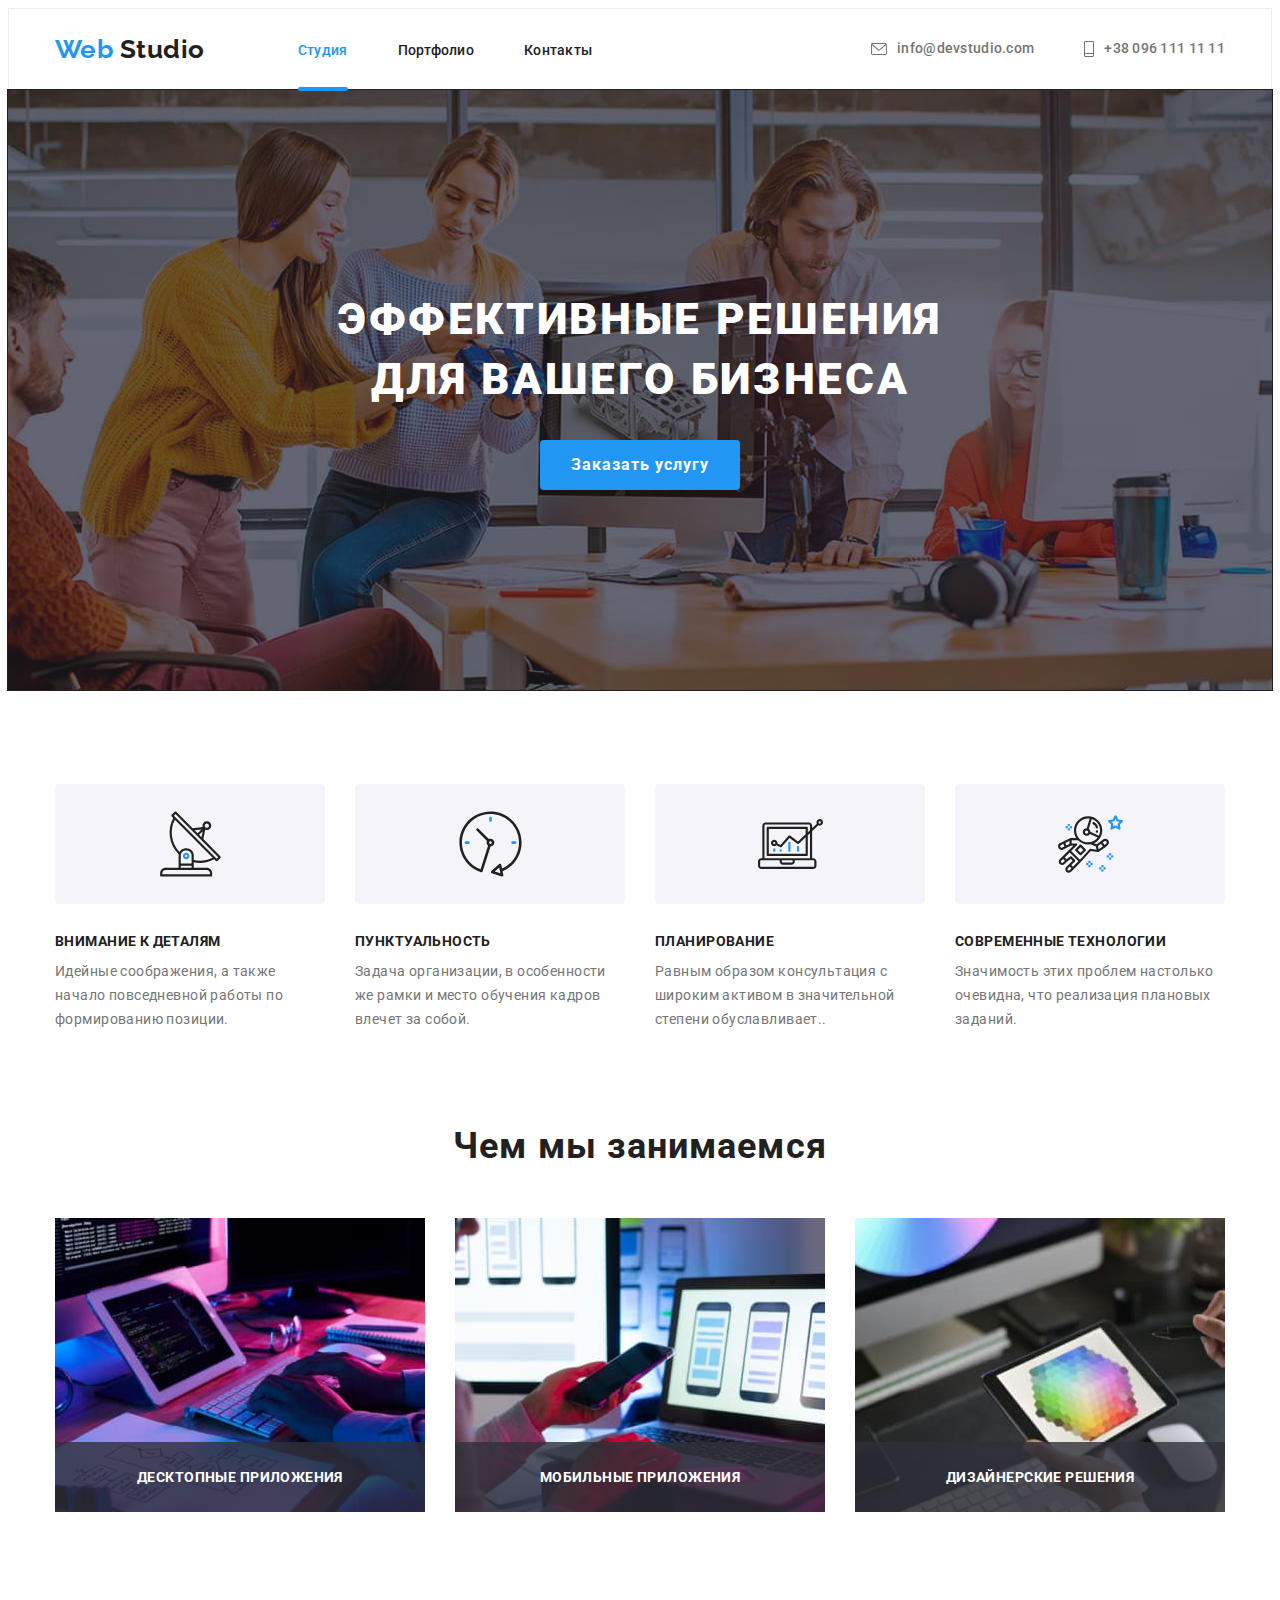
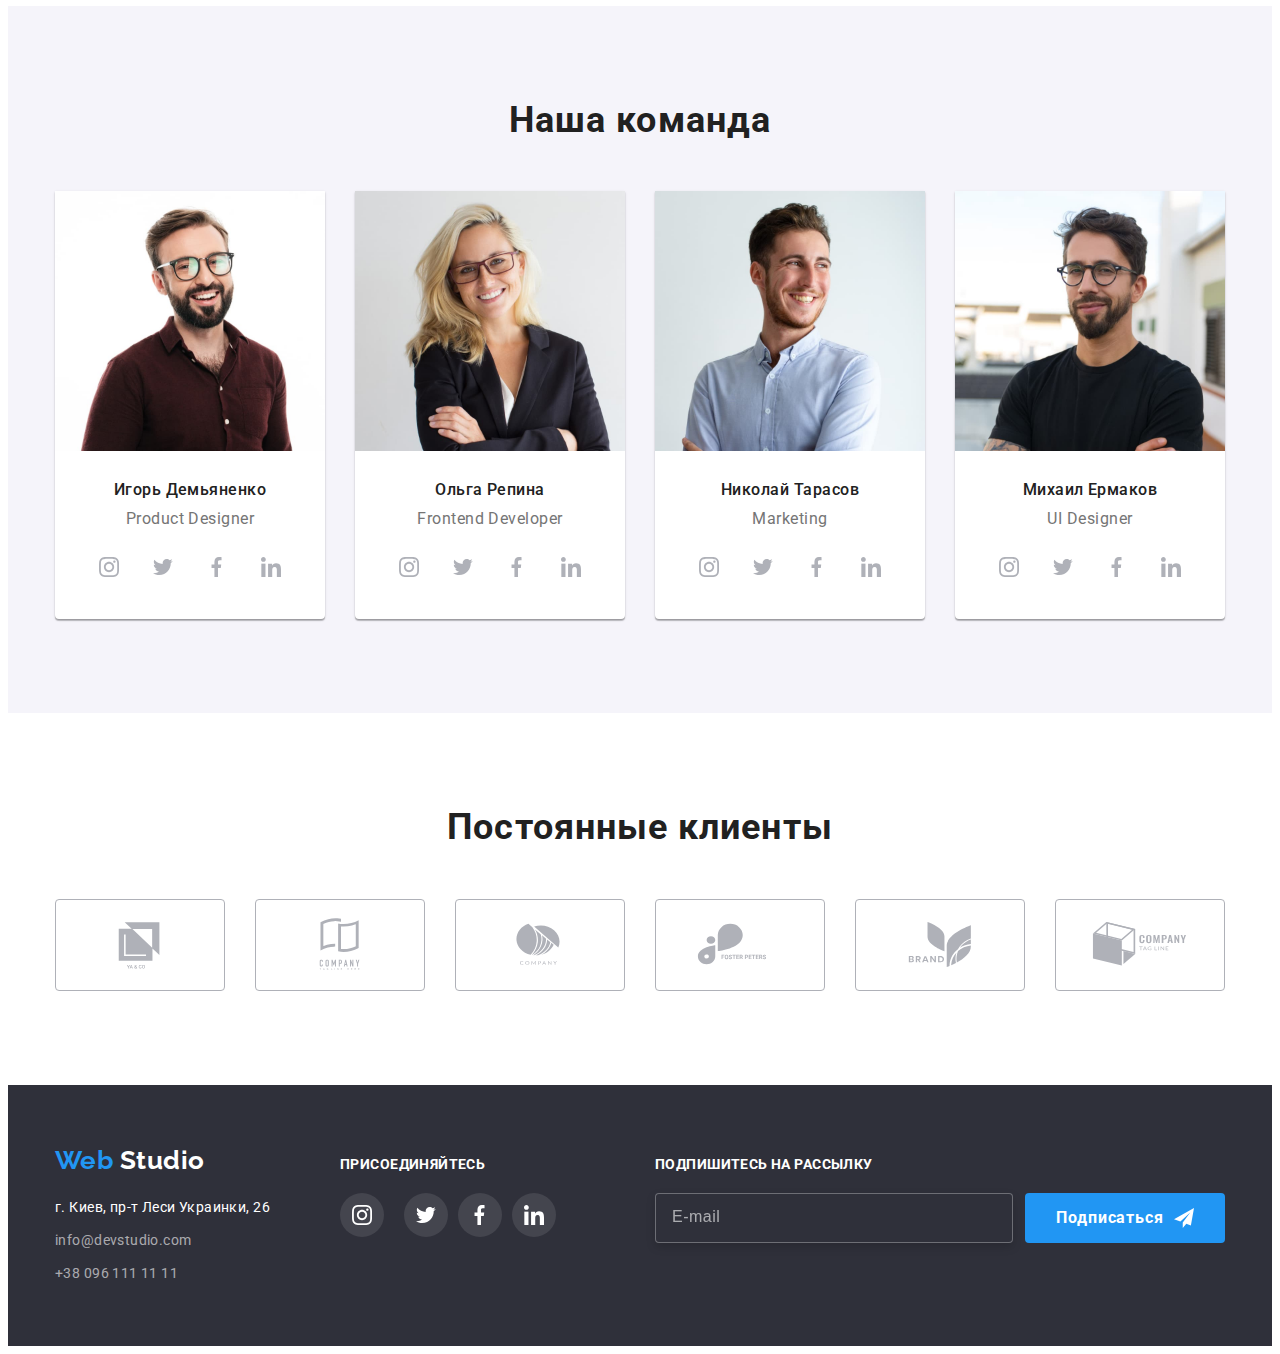
<file: index.html>
<!DOCTYPE html>
<html lang="ru">
	<head>
		<meta charset="UTF-8" />
		<meta http-equiv="X-UA-Compatible" content="IE=edge" />
		<meta name="viewport" content="width=device-width, initial-scale=1.0" />
		<title>Document</title>
		<link
			rel="stylesheet"
			href="https://cdnjs.cloudflare.com/ajax/libs/modern-normalize/1.1.0/modern-normalize.min.css"
			integrity="sha512-wpPYUAdjBVSE4KJnH1VR1HeZfpl1ub8YT/NKx4PuQ5NmX2tKuGu6U/JRp5y+Y8XG2tV+wKQpNHVUX03MfMFn9Q=="
			crossorigin="anonymous"
			referrerpolicy="no-referrer"
		/>
		<link rel="preconnect" href="https://fonts.googleapis.com" />
		<link rel="preconnect" href="https://fonts.gstatic.com" crossorigin />
		<link
			href="https://fonts.googleapis.com/css2?family=Raleway:wght@700&family=Roboto:wght@400;500;700;900&display=swap"
			rel="stylesheet"
		/>

		<link rel="stylesheet" href="./css/styles.css" />
	</head>
	<body>
		<!--Шапка-->
		<header class="header-box">
			<div class="container header-container">
				<nav class="nav-list">
					<a href="" class="logo-header link">
						Web
						<span class="logo-accent">Studio</span>
					</a>

					<ul class="text list">
						<li class="header-list">
							<a href="./index.html" class="link text-nav-one current">Cтудия</a>
						</li>
						<li class="header-list">
							<a href="./portfolio.html" class="link text-nav-one">Портфолио</a>
						</li>
						<li class="header-list">
							<a href="" class="link text-nav-one">Контакты</a>
						</li>
					</ul>
				</nav>

				<div class="contact-text">
					<ul class="text list">
						<li class="contact-list">
							<a href="mailto:info@devstudio.com" class="link text-mail">
								<svg class="icon-mail-one" width="16" height="12">
									<use href="./images/icons.svg#icon-mail"></use>
								</svg>
								info@devstudio.com
							</a>
						</li>
						<li class="contact-list">
							<a href="tel:+380961111111" class="link text-tel">
								<svg class="icon-tel-one" width="10" height="16">
									<use href="./images/icons.svg#icon-tel"></use>
								</svg>
								+38 096 111 11 11
							</a>
						</li>
					</ul>
				</div>
			</div>
		</header>

		<!--Основной заголовок-->
		<main>
			<section class="hero hero-img">
				<div class="container hero-container">
					<h1 class="hero-title">
						ЭФФЕКТИВНЫЕ PЕШЕНИЯ
						<br />
						ДЛЯ ВАШЕГО БИЗНЕСА
					</h1>
					<button type="submit" class="hero-btn" data-modal-open>Заказать услугу</button>
				</div>
			</section>

			<!--Преимущества-->

			<section class="section-info">
				<div class="container container-info">
					<h2 class="visually-hidden">Future</h2>
					<ul class="list-info list">
						<li class="item">
							<div class="adventages-top">
								<svg class="" width="65" height="70">
									<use href="./images/icons.svg#icon-antenna"></use>
								</svg>
							</div>
							<h3 class="item-text">ВНИМАНИЕ К ДЕТАЛЯМ</h3>
							<p class="item-info">Идейные соображения, а также начало повседневной работы по формированию позиции.</p>
						</li>
						<li class="item">
							<div class="adventages-top">
								<svg class="" width="65" height="70"><use href="./images/icons.svg#icon-clock"></use></svg>
							</div>
							<h3 class="item-text">ПУНКТУАЛЬНОСТЬ</h3>
							<p class="item-info">
								Задача организации, в особенности же рамки и место обучения кадров влечет за собой.
							</p>
						</li>
						<li class="item">
							<div class="adventages-top">
								<svg class="" width="65" height="70"><use href="./images/icons.svg#icon-diagram"></use></svg>
							</div>
							<h3 class="item-text">ПЛАНИРОВАНИЕ</h3>
							<p class="item-info">
								Равным образом консультация с широким активом в значительной степени обуславливает..
							</p>
						</li>
						<li class="item">
							<div class="adventages-top">
								<svg class="" width="65" height="70"><use href="./images/icons.svg#icon-astronaut"></use></svg>
							</div>
							<h3 class="item-text">СОВРЕМЕННЫЕ ТЕХНОЛОГИИ</h3>
							<p class="item-info">Значимость этих проблем настолько очевидна, что реализация плановых заданий.</p>
						</li>
					</ul>
				</div>
			</section>

			<!--Виды услуг-->

			<section class="section-heading">
				<div class="container">
					<h2 class="title-hedding">Чем мы занимаемся</h2>
					<ul class="list section-list">
						<li class="img-list">
							<img class="img-item" src="./images/img1.jpg" alt="планшет с программой и клавиатура" width="370" />
							<div class="thumb-product">
								<p class="product-list">ДЕСКТОПНЫЕ ПРИЛОЖЕНИЯ</p>
							</div>
						</li>
						<li class="img-list">
							<img class="img-item" src="./images/img2.jpg" alt="Ноутбук  и телефон в руке" width="370" />
							<div class="thumb-product">
								<p class="product-list">МОБИЛЬНЫЕ ПРИЛОЖЕНИЯ</p>
							</div>
						</li>
						<li class="img-list">
							<img class="img-item" src="./images/img3.jpg" alt="планшет в руке с написанной программой" width="370" />
							<div class="thumb-product">
								<p class="product-list">ДИЗАЙНЕРСКИЕ РЕШЕНИЯ</p>
							</div>
						</li>
					</ul>
				</div>
			</section>

			<!--Наша команда-->
			<section class="section-team">
				<div class="container">
					<h2 class="title-team">Наша команда</h2>
					<ul class="team-item list">
						<li class="team-img">
							<img src="./images/img4.jpg" alt="Игорь Демьяненко" width="270" />
							<div class="item-text-box">
								<h3 class="team-caption">Игорь Демьяненко</h3>
								<p class="info-team" lang="en">Product Designer</p>
								<ul class="icon-list-section list">
									<li class="icon-list-team">
										<a href="" class="icon-list icon-list-icon">
											<svg class="team-svg" width="20" height="20">
												<use href="./images/icons.svg#icon-instagram"></use>
											</svg>
										</a>
									</li>
									<li class="icon-list-team">
										<a href="" class="icon-list">
											<svg class="team-svg" width="20" height="20">
												<use href="./images/icons.svg#icon-twitter"></use>
											</svg>
										</a>
									</li>
									<li class="icon-list-team">
										<a href="" class="icon-list">
											<svg class="team-svg" width="20" height="20">
												<use href="./images/icons.svg#icon-facebook"></use>
											</svg>
										</a>
									</li>
									<li class="icon-list-team">
										<a href="" class="icon-list">
											<svg class="team-svg" width="20" height="20">
												<use href="./images/icons.svg#icon-linkedin"></use>
											</svg>
										</a>
									</li>
								</ul>
							</div>
						</li>

						<li class="team-img">
							<img src="./images/img5.jpg" alt="Ольга Репина" width="270" />
							<div class="item-text-box">
								<h3 class="team-caption">Ольга Репина</h3>
								<p class="info-team" lang="en">Frontend Developer</p>
								<ul class="icon-list-section list">
									<li class="icon-list-team">
										<a href="" class="icon-list">
											<svg class="team-svg" width="20" height="20">
												<use href="./images/icons.svg#icon-instagram"></use>
											</svg>
										</a>
									</li>
									<li class="icon-list-team">
										<a href="" class="icon-list">
											<svg class="team-svg" width="20" height="20">
												<use href="./images/icons.svg#icon-twitter"></use>
											</svg>
										</a>
									</li>
									<li class="icon-list-team">
										<a href="" class="icon-list">
											<svg class="team-svg" width="20" height="20">
												<use href="./images/icons.svg#icon-facebook"></use>
											</svg>
										</a>
									</li>
									<li class="icon-list-team">
										<a href="" class="icon-list">
											<svg class="team-svg" width="20" height="20">
												<use href="./images/icons.svg#icon-linkedin"></use>
											</svg>
										</a>
									</li>
								</ul>
							</div>
						</li>

						<li class="team-img">
							<img src="./images/img6.jpg" alt="Николай Тарасов" width="270" />
							<div class="item-text-box">
								<h3 class="team-caption">Николай Тарасов</h3>
								<p class="info-team" lang="en">Marketing</p>
								<ul class="icon-list-section list">
									<li class="icon-list-team">
										<a href="" class="icon-list">
											<svg class="team-svg" width="20" height="20">
												<use href="./images/icons.svg#icon-instagram"></use>
											</svg>
										</a>
									</li>
									<li class="icon-list-team">
										<a href="" class="icon-list">
											<svg class="team-svg" width="20" height="20">
												<use href="./images/icons.svg#icon-twitter"></use>
											</svg>
										</a>
									</li>
									<li class="icon-list-team">
										<a href="" class="icon-list">
											<svg class="team-svg" width="20" height="20">
												<use href="./images/icons.svg#icon-facebook"></use>
											</svg>
										</a>
									</li>
									<li class="icon-list-team">
										<a href="" class="icon-list">
											<svg class="team-svg" width="20" height="20">
												<use href="./images/icons.svg#icon-linkedin"></use>
											</svg>
										</a>
									</li>
								</ul>
							</div>
						</li>

						<li class="team-img">
							<img src="./images/img7.jpg" alt="Михаил Ермаков" width="270" />
							<div class="item-text-box">
								<h3 class="team-caption">Михаил Ермаков</h3>
								<p class="info-team" lang="en">UI Designer</p>
								<ul class="icon-list-section list">
									<li class="icon-list-team">
										<a href="" class="icon-list">
											<svg class="team-svg" width="20" height="20">
												<use href="./images/icons.svg#icon-instagram"></use>
											</svg>
										</a>
									</li>
									<li class="icon-list-team">
										<a href="" class="icon-list">
											<svg class="team-svg" width="20" height="20">
												<use href="./images/icons.svg#icon-twitter"></use>
											</svg>
										</a>
									</li>
									<li class="icon-list-team">
										<a href="" class="icon-list">
											<svg class="team-svg" width="20" height="20">
												<use href="./images/icons.svg#icon-facebook"></use>
											</svg>
										</a>
									</li>
									<li class="icon-list-team">
										<a href="" class="icon-list">
											<svg class="team-svg" width="20" height="20">
												<use href="./images/icons.svg#icon-linkedin"></use>
											</svg>
										</a>
									</li>
								</ul>
							</div>
						</li>
					</ul>
				</div>
			</section>
		</main>

		<!--Наши клиенты-->
		<section class="section-clients">
			<div class="container container-clients">
				<h2 class="heading-clients">Постоянные клиенты</h2>

				<ul class="clients-list list">
					<li class="clients-list-text">
						<a href="" class="clients-icon">
							<svg class="svg-clients" width="106" height="60">
								<use href="./images/icons.svg#icon-iconyaco"></use>
							</svg>
						</a>
					</li>
					<li class="clients-list-text">
						<a href="" class="clients-icon">
							<svg class="svg-clients" width="106" height="60">
								<use href="./images/icons.svg#icon-tagline"></use>
							</svg>
						</a>
					</li>
					<li class="clients-list-text">
						<a href="" class="clients-icon">
							<svg class="svg-clients" width="106" height="60">
								<use href="./images/icons.svg#icon-company"></use>
							</svg>
						</a>
					</li>
					<li class="clients-list-text">
						<a href="" class="clients-icon clients-icon-logo">
							<svg class="svg-clients" width="106" height="60">
								<use href="./images/icons.svg#icon-foster"></use>
							</svg>
						</a>
					</li>
					<li class="clients-list-text">
						<a href="" class="clients-icon">
							<svg class="svg-clients" width="106" height="60">
								<use href="./images/icons.svg#icon-brand"></use>
							</svg>
						</a>
					</li>
					<li class="clients-list-text">
						<a href="" class="clients-icon">
							<svg class="svg-clients" width="106" height="60">
								<use href="./images/icons.svg#icon-taglinecompany"></use>
							</svg>
						</a>
					</li>
				</ul>
			</div>
		</section>

		<!--Футер-->

		<footer class="footer-list">
			<div class="container footer-flex">
				<div class="footer-wrap">
					<div class="footer-container">
						<a href="" class="logo-footer link">
							Web
							<span class="logo-back">Studio</span>
						</a>
						<address class="footer-info-item">
							<ul class="footer-info list">
								<li class="list-address"><a href="" class="address-footer link">г. Киев, пр-т Леси Украинки, 26</a></li>
								<li class="list-mail"><a href="" class="mail-footer link">info@devstudio.com</a></li>
								<li class="list-tel"><a href="tel:+380961111111" class="tel-footer link">+38 096 111 11 11</a></li>
							</ul>
						</address>
					</div>
					<div class="icon-footer">
						<p class="heading-footer">Присоединяйтесь</p>
						<ul class="footer-icon-list list">
							<li class="footer-icon-item">
								<a class="footer-icon-bg" href="">
									<svg class="footer-svg" width="20" height="20">
										<use href="./images/icons.svg#icon-instagram"></use>
									</svg>
								</a>
							</li>
							<li class="footer-icon-item">
								<a class="footer-icon-bg footer-svg-icon" href="">
									<svg class="footer-svg" width="20" height="20">
										<use href="./images/icons.svg#icon-twitter"></use>
									</svg>
								</a>
							</li>
							<li class="footer-icon-item">
								<a class="footer-icon-bg" href="">
									<svg class="footer-svg" width="20" height="20">
										<use href="./images/icons.svg#icon-facebook"></use>
									</svg>
								</a>
							</li>
							<li class="footer-icon-item">
								<a class="footer-icon-bg" href="">
									<svg class="footer-svg" width="20" height="20">
										<use href="./images/icons.svg#icon-linkedin"></use>
									</svg>
								</a>
							</li>
						</ul>
					</div>
				</div>
				<div class="subscription">
					<p class="subscription-title">подпишитесь на рассылку</p>
					<div class="subscription-form">
						<input type="text" name="subscription-mail" class="input-text" placeholder="E-mail" />
						<button type="submit" class="button-subscription">
							Подписаться
							<svg class="footer-svg-icon" width="20" height="20">
								<use href="./images/icons.svg#icon-iconsend"></use>
							</svg>
						</button>
					</div>
				</div>
			</div>
		</footer>
		<div class="backdrop is-hidden" data-modal>
			<div class="modal">
				<button type="button" class="modal-close" data-modal-close>
					<svg class="icon-closeblack" width="11" height="11">
						<use href="./images/icons.svg#icon-closeblack"></use>
					</svg>
				</button>
				<p class="modal-title">Оставьте свои данные, мы вам перезвоним</p>
				<form action="#" class="modal-form">
					<div class="user-name-box">
						<label for="user-name" class="label-text">Имя</label>
						<div class="svg-input">
							<input type="text" name="user-name" class="modal-input" id="user-name" />
							<svg class="input-icon" width="18" height="18">
								<use href="./images/icons.svg#icon-personblack"></use>
							</svg>
						</div>
					</div>

					<div class="user-name-box">
						<label for="user-tel" class="label-tel">Телефон</label>
						<div class="svg-input">
							<input type="text" name="user-name" class="modal-input" id="user-tel" />
							<svg class="input-icon" width="18" height="18"><use href="./images/icons.svg#icon-phone"></use></svg>
						</div>
					</div>

					<div class="user-name-box">
						<label for="user-email" class="label-email">Почта</label>
						<div class="svg-input">
							<input type="text" name="user-name" class="modal-input" id="user-email" />
							<svg class="input-icon" width="18" height="18"><use href="./images/icons.svg#icon-email"></use></svg>
						</div>
					</div>
					<div class="user-name-checkbox">
						<label for="user-text" class="label-textarea">Комментарий</label>
						<textarea name="user-text" class="textarea-text" id="user-text" placeholder="Введите текст"></textarea>
					</div>
					<div class="user-name-check">
						<label class="label-check">
							<input type="checkbox" name="policy" class="modal-check visually-hidden" value="accept" />
							<svg class="checkbox-check" width="16" height="15">
								<use href="./images/icons.svg#icon-iconcheck"></use>
							</svg>
							Соглашаюсь с рассылкой и принимаю
							<span>Условия договора</span>
						</label>
					</div>
					<button type="submit" class="button-subscription-submit">Отправить</button>
				</form>
			</div>
		</div>

		<script src="./js/modal.js"></script>
	</body>
</html>
</file>
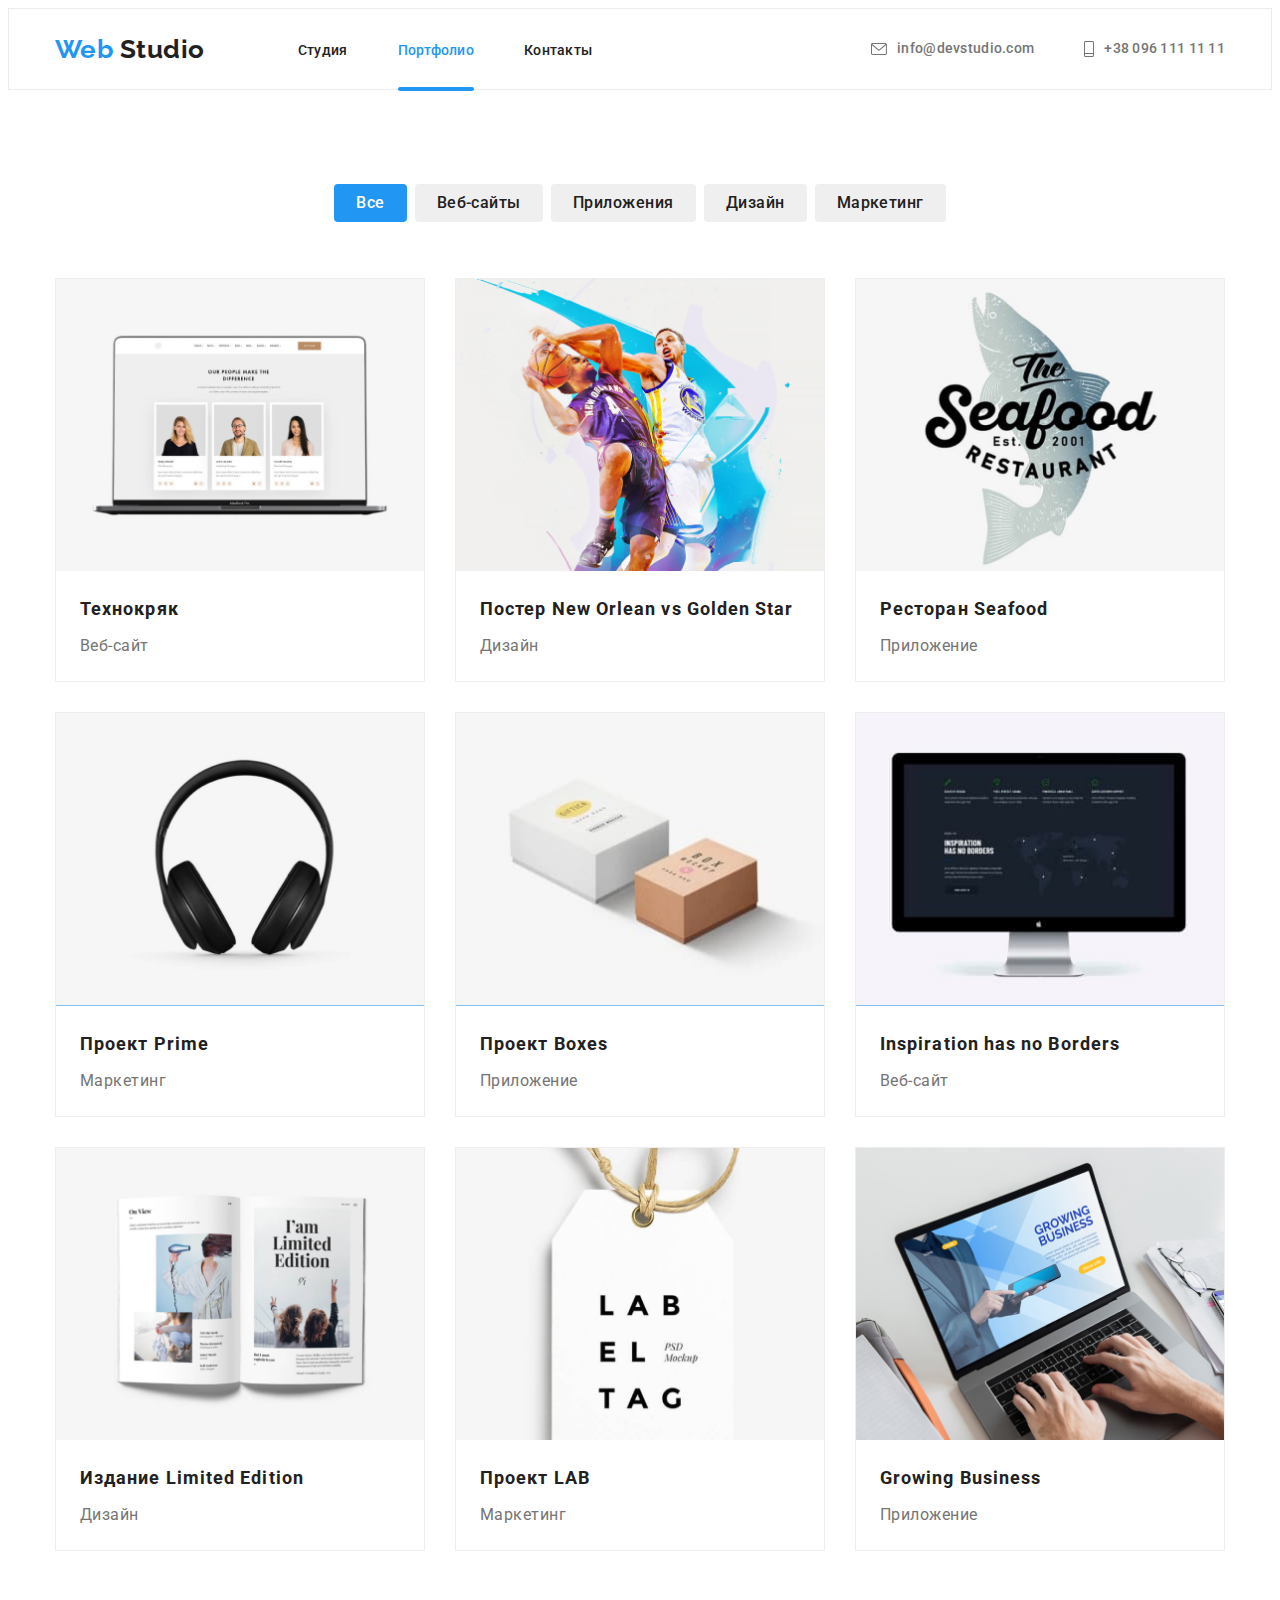
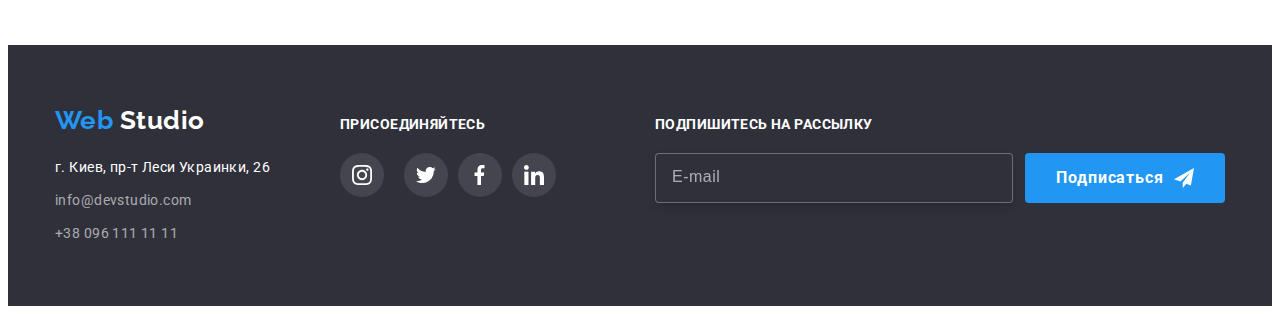
<file: portfolio.html>
<!DOCTYPE html>
<html lang="ru">
	<head>
		<meta charset="UTF-8" />
		<meta http-equiv="X-UA-Compatible" content="IE=edge" />
		<meta name="viewport" content="width=device-width, initial-scale=1.0" />
		<title>Document</title>
		<link
			rel="stylesheet"
			href="https://cdnjs.cloudflare.com/ajax/libs/modern-normalize/1.1.0/modern-normalize.min.css"
			integrity="sha512-wpPYUAdjBVSE4KJnH1VR1HeZfpl1ub8YT/NKx4PuQ5NmX2tKuGu6U/JRp5y+Y8XG2tV+wKQpNHVUX03MfMFn9Q=="
			crossorigin="anonymous"
			referrerpolicy="no-referrer"
		/>
		<link rel="preconnect" href="https://fonts.googleapis.com" />
		<link rel="preconnect" href="https://fonts.gstatic.com" crossorigin />
		<link
			href="https://fonts.googleapis.com/css2?family=Raleway:wght@700&family=Roboto:wght@400;500;700;900&display=swap"
			rel="stylesheet"
		/>
		<link rel="stylesheet" href="./css/styles.css" />
	</head>
	<!--Шапка-->
	<body>
		<header class="header-box">
			<div class="container header-container">
				<nav class="nav-list">
					<a href="" class="logo-header link">
						Web
						<span class="logo-accent">Studio</span>
					</a>

					<ul class="text list">
						<li class="header-list">
							<a href="./index.html" class="link text-nav-one">Cтудия</a>
						</li>
						<li class="header-list">
							<a href="./portfolio.html" class="link text-nav-one current">Портфолио</a>
						</li>
						<li class="header-list">
							<a href="" class="link text-nav-one">Контакты</a>
						</li>
					</ul>
				</nav>
				<div class="contact-text">
					<ul class="text list">
						<li class="contact-list">
							<a href="mailto:info@devstudio.com" class="link text-mail">
								<svg class="icon-mail-one" width="16" height="12">
									<use href="./images/icons.svg#icon-mail"></use>
								</svg>
								info@devstudio.com
							</a>
						</li>
						<li class="contact-list">
							<a href="tel:+380961111111" class="link text-tel">
								<svg class="icon-tel-one" width="10" height="16">
									<use href="./images/icons.svg#icon-tel"></use>
								</svg>
								+38 096 111 11 11
							</a>
						</li>
					</ul>
				</div>
			</div>
		</header>

		<!--Навигация Порфолио-->
		<main>
			<section class="item-btn">
				<div class="container container-item-title">
					<h1 class="visually-hidden">Виды работ</h1>
					<ul class="btn-all list">
						<li class="portfolio-btn"><button type="submit" class="list-button list-button-current">Все</button></li>
						<li class="portfolio-btn"><button type="submit" class="list-button">Веб-сайты</button></li>
						<li class="portfolio-btn"><button type="submit" class="list-button">Приложения</button></li>
						<li class="portfolio-btn"><button type="submit" class="list-button">Дизайн</button></li>
						<li class="portfolio-btn"><button type="submit" class="list-button">Маркетинг</button></li>
					</ul>

					<!--Работы-->

					<ul class="list portfolio-img">
						<li class="portfolio-list">
							<a href="" class="portfolio-work link">
								<div class="portfolio-list-link">
									<img
										class="portfolio-img-item"
										src="./images/imgtechnocryk.jpg"
										alt="ноутбук и в нем открыто фото"
										width="370"
									/>
									<p class="work-text">
										Технокряк это современная площадка распространения коронавируса. Компании используют эту платформу
										для цифрового шпионажа и атак на защищённые сервера конкурентов.
									</p>
								</div>

								<div class="portfolio-text-box">
									<h2 class="portfolio-title">Технокряк</h2>
									<p class="portfolio-item">Веб-сайт</p>
								</div>
							</a>
						</li>

						<li class="portfolio-list">
							<a href="" class="portfolio-work link">
								<div class="portfolio-list-link">
									<img src="./images/imgposters.jpg" alt="Два баскетболиста с мячом" width="370" />
									<p class="work-text">
										Технокряк это современная площадка распространения коронавируса. Компании используют эту платформу
										для цифрового шпионажа и атак на защищённые сервера конкурентов.
									</p>
								</div>
								<div class="portfolio-text-box">
									<h2 class="portfolio-title">
										Постер
										<span lang="en">New Orlean vs Golden Star</span>
									</h2>
									<p class="portfolio-item">Дизайн</p>
								</div>
							</a>
						</li>

						<li class="portfolio-list">
							<a href="" class="portfolio-work link">
								<div class="portfolio-list-link">
									<img src="./images/imgrestaurants.jpg" alt="Название и фото рыбы" width="370" />
									<p class="work-text">
										Технокряк это современная площадка распространения коронавируса. Компании используют эту платформу
										для цифрового шпионажа и атак на защищённые сервера конкурентов.
									</p>
								</div>
								<div class="portfolio-text-box">
									<h2 class="portfolio-title">
										Ресторан
										<span lang="en">Seafood</span>
									</h2>
									<p class="portfolio-item">Приложение</p>
								</div>
							</a>
						</li>

						<li class="portfolio-list">
							<a href="" class="portfolio-work link">
								<div class="portfolio-list-link">
									<img src="./images/img44.jpg" alt="Наушники" width="370" />
									<p class="work-text">
										Технокряк это современная площадка распространения коронавируса. Компании используют эту платформу
										для цифрового шпионажа и атак на защищённые сервера конкурентов.
									</p>
								</div>
								<div class="portfolio-text-box">
									<h2 class="portfolio-title">
										Проект
										<span lang="en">Prime</span>
									</h2>
									<p class="portfolio-item">Маркетинг</p>
								</div>
							</a>
						</li>

						<li class="portfolio-list">
							<a href="" class="portfolio-work link">
								<div class="portfolio-list-link">
									<img src="./images/imgoboxes.jpg" alt="Две коробки" width="370" />
									<p class="work-text">
										Технокряк это современная площадка распространения коронавируса. Компании используют эту платформу
										для цифрового шпионажа и атак на защищённые сервера конкурентов.
									</p>
								</div>
								<div class="portfolio-text-box">
									<h2 class="portfolio-title">
										Проект
										<span lang="en">Boxes</span>
									</h2>
									<p class="portfolio-item">Приложение</p>
								</div>
							</a>
						</li>

						<li class="portfolio-list">
							<a href="" class="portfolio-work link">
								<div class="portfolio-list-link">
									<img src="./images/imgInspiration.jpg" alt="Компьютер и в нем открыта программа" width="370" />
									<p class="work-text">
										Технокряк это современная площадка распространения коронавируса. Компании используют эту платформу
										для цифрового шпионажа и атак на защищённые сервера конкурентов.
									</p>
								</div>

								<div class="portfolio-text-box">
									<h2 class="portfolio-title" lang="en">Inspiration has no Borders</h2>
									<p class="portfolio-item">Веб-сайт</p>
								</div>
							</a>
						</li>

						<li class="portfolio-list">
							<a href="" class="portfolio-work link">
								<div class="portfolio-list-link">
									<img src="./images/imgedition.jpg" alt="Развернутый журнал" width="370" />
									<p class="work-text">
										Технокряк это современная площадка распространения коронавируса. Компании используют эту платформу
										для цифрового шпионажа и атак на защищённые сервера конкурентов.
									</p>
								</div>
								<div class="portfolio-text-box">
									<h2 class="portfolio-title">
										Издание
										<span lang="en">Limited Edition</span>
									</h2>
									<p class="portfolio-item">Дизайн</p>
								</div>
							</a>
						</li>

						<li class="portfolio-list">
							<a href="" class="portfolio-work link">
								<div class="portfolio-list-link">
									<img src="./images/imglab.jpg" alt="Бирка с надписью>" width="370" />
									<p class="work-text">
										Технокряк это современная площадка распространения коронавируса. Компании используют эту платформу
										для цифрового шпионажа и атак на защищённые сервера конкурентов.
									</p>
								</div>
								<div class="portfolio-text-box">
									<h2 class="portfolio-title">
										Проект
										<span lang="en">LAB</span>
									</h2>
									<p class="portfolio-item">Маркетинг</p>
								</div>
							</a>
						</li>
						<li class="portfolio-list">
							<a href="" class="portfolio-work link">
								<div class="portfolio-list-link">
									<img src="./images/imggroving.jpg" alt="Коммпьютер с отрытым приложением>" width="370" />
									<p class="work-text">
										Технокряк это современная площадка распространения коронавируса. Компании используют эту платформу
										для цифрового шпионажа и атак на защищённые сервера конкурентов.
									</p>
								</div>
								<div class="portfolio-text-box">
									<h2 class="portfolio-title" lang="en">Growing Business</h2>
									<p class="portfolio-item">Приложение</p>
								</div>
							</a>
						</li>
					</ul>
				</div>
			</section>
		</main>

		<!--Футер-->

		<footer class="footer-list">
			<div class="container footer-flex">
				<div class="footer-wrap">
					<div class="footer-container">
						<a href="" class="logo-footer link">
							Web
							<span class="logo-back">Studio</span>
						</a>
						<address class="footer-info-item">
							<ul class="footer-info list">
								<li class="list-address"><a href="" class="address-footer link">г. Киев, пр-т Леси Украинки, 26</a></li>
								<li class="list-mail"><a href="" class="mail-footer link">info@devstudio.com</a></li>
								<li class="list-tel"><a href="tel:+380961111111" class="tel-footer link">+38 096 111 11 11</a></li>
							</ul>
						</address>
					</div>
					<div class="icon-footer">
						<p class="heading-footer">Присоединяйтесь</p>
						<ul class="footer-icon-list list">
							<li class="footer-icon-item">
								<a class="footer-icon-bg" href="">
									<svg class="footer-svg" width="20" height="20">
										<use href="./images/icons.svg#icon-instagram"></use>
									</svg>
								</a>
							</li>
							<li class="footer-icon-item">
								<a class="footer-icon-bg footer-svg-icon" href="">
									<svg class="footer-svg" width="20" height="20">
										<use href="./images/icons.svg#icon-twitter"></use>
									</svg>
								</a>
							</li>
							<li class="footer-icon-item">
								<a class="footer-icon-bg" href="">
									<svg class="footer-svg" width="20" height="20">
										<use href="./images/icons.svg#icon-facebook"></use>
									</svg>
								</a>
							</li>
							<li class="footer-icon-item">
								<a class="footer-icon-bg" href="">
									<svg class="footer-svg" width="20" height="20">
										<use href="./images/icons.svg#icon-linkedin"></use>
									</svg>
								</a>
							</li>
						</ul>
					</div>
				</div>
				<div class="subscription">
					<p class="subscription-title">подпишитесь на рассылку</p>
					<div class="subscription-form">
						<input type="text" name="subscription-mail" class="input-text" placeholder="E-mail" />
						<button type="submit" class="button-subscription">
							Подписаться
							<svg class="footer-svg-icon" width="20" height="20">
								<use href="./images/icons.svg#icon-iconsend"></use>
							</svg>
						</button>
					</div>
				</div>
			</div>
		</footer>
	</body>
</html>
</file>
<file: css/styles.css>
:root {
	--accent-color: #2196f3;
	--accent-btn-color: #188ce8;
	--background-color: #ffffff;
	--text-color-main: #212121;
	--text-color-secondary: #757575;
	--footer-text-color: #2f303a;
	--svg-color: #afb1b8;
	--box-shadow: 0px 1px 1px rgba(0, 0, 0, 0.12), 0px 4px 4px rgba(0, 0, 0, 0.06), 1px 4px 6px rgba(0, 0, 0, 0.16);

	--animation-duration: 250ms;
	--timing-function: cubic-bezier(0.4, 0, 0.2, 1);
}

*,
::after,
::before {
	box-sizing: border-box;
}

p,
h1,
h2,
h3,
h4,
h5,
h6 {
	margin: 0;
}

ul {
	margin: 0;
	padding: 0;
}

img {
	display: block;
	max-width: 100%;
	height: auto;
}

.container {
	width: 1200px;
	padding-left: 15px;
	padding-right: 15px;
	margin: 0 auto;
}

body {
	font-family: Roboto, sans-serif;
	letter-spacing: 0.03em;
	color: var(--text-color-main);
	background-color: var(--background-color);
}

/* All site */

.link {
	text-decoration: none;
}

.list {
	list-style: none;
}

/* Site nav */

.text {
	display: flex;
	align-items: center;
}

.header-list:not(:last-child) {
	margin-right: 50px;
}

.nav-list {
	display: flex;
	align-items: center;
}

.header-container {
	display: flex;
	align-items: center;
	justify-content: space-between;
}

.header-box {
	border: 1px solid #ececec;
}

.logo-header {
	font-family: Raleway;
	font-weight: 700;
	font-size: 26px;
	line-height: 1.19;
	color: var(--accent-color);

	margin-right: 93px;
	padding-top: 24px;
	padding-bottom: 23px;
}

.logo-accent {
	color: var(--text-color-main);
	padding: 24px 0;

	transition: color var(--animation-duration) var(--timing-function);
}

.logo-accent:hover,
.logo-accent:focus {
	color: var(--accent-color);
}

.text-nav-one {
	font-size: 14px;
	font-weight: 500;
	line-height: 1.14;
	letter-spacing: 0.02em;
	color: var(--text-color-main);

	padding: 32px 0;

	transition: color var(--animation-duration) var(--timing-function);
}

.text-nav-one:hover,
.text-nav-one:focus {
	color: var(--accent-color);
}

.text-nav-one.current {
	color: var(--accent-color);
}
.contact-list:not(:last-child) {
	margin-right: 50px;
}

/* Контакты */

.text-mail {
	padding: 32px 0;

	font-size: 14px;
	font-weight: 500;
	line-height: 1.14;
	letter-spacing: 0.02em;
	color: var(--text-color-secondary);

	display: flex;
	align-items: center;

	transition: color var(--animation-duration) var(--timing-function);
}
.icon-tel-one {
	margin-right: 10px;

	transition: color var(--animation-duration) var(--timing-function);
}

.text-mail:hover,
.text-mail:focus {
	color: var(--accent-color);
}
.icon-mail-one:hover,
.icon-mail-one:focus {
	color: var(--accent-color);
}
.icon-mail-one {
	fill: currentColor;
}
.header-list {
	position: relative;
}

.text-nav-one.current::before {
	content: "";
	width: 100%;
	height: 4px;
	background: #2196f3;
	border-radius: 2px;
	position: absolute;
	left: 0;
	bottom: -32px;
}

.icon-mail-one {
	margin-right: 10px;
}

.text-tel {
	padding: 32px 0;
	font-size: 14px;
	font-weight: 500;
	line-height: 1.14;
	letter-spacing: 0.02em;
	color: var(--text-color-secondary);

	display: flex;
	align-items: center;

	transition: color var(--animation-duration) var(--timing-function);
}

.text-tel:hover,
.text-tel:focus {
	color: var(--accent-color);
}
.icon-tel-one {
	fill: currentColor;
}

.contact-text-list {
	font-size: 14px;
	font-weight: 500;
	line-height: 1.14;
	letter-spacing: 0.02em;
	color: var(--text-color-secondary);
}

.contact-text-list:hover,
.contact-text-list:focus {
	color: var(--accent-color);
}

/* main hero */
.hero-img {
	max-width: 1600px;
	height: 600px;
	margin-left: auto;
	margin-right: auto;
	background-image: linear-gradient(rgba(47, 48, 58, 0.4), rgba(47, 48, 58, 0.4)), url(../images/imghero.jpg);

	background-repeat: no-repeat;
	background-position: center;
	background-size: cover;
	outline: 1px solid var(--text-color-main);
}

.hero-btn {
	cursor: pointer;
}

.hero {
	padding-top: 200px;
	padding-bottom: 200px;
}

.hero {
	background-color: #2f303a;
}

.hero-title {
	margin-bottom: 30px;
	font-weight: 900;
	font-size: 44px;
	line-height: 1.36;
	letter-spacing: 0.06em;
	text-transform: uppercase;
	color: var(--background-color);

	text-align: center;
}

.hero-btn {
	font-family: Roboto, sans-serif;
	font-weight: 700;
	font-size: 16px;
	line-height: 1.87;
	letter-spacing: 0.06em;
	color: var(--background-color);
	background-color: var(--accent-color);

	border: none;
	border-radius: 4px;

	transition: background-color var(--animation-duration) var(--timing-function);

	width: 200px;
	height: 50px;
	display: block;
	margin-right: auto;
	margin-left: auto;
}

.hero-btn:hover,
.hero-btn:focus {
	background-color: var(--accent-btn-color);
}

/* Преимущества */

.visually-hidden {
	position: absolute;
	width: 1px;
	height: 1px;
	margin: -1px;
	border: 0;
	padding: 0;
	white-space: nowrap;
	clip-path: inset(100%);
	clip: rect(0 0 0 0);
	overflow: hidden;
}
.section-info {
	padding-top: 94px;
	padding-bottom: 94px;
}

.adventages-top {
	width: 270px;
	height: 120px;
	background: #f5f4fa;
	border-radius: 4px;
	margin-bottom: 30px;

	display: flex;
	align-items: center;
	justify-content: center;
}

.item-info {
	width: 270px;
}
.list-info {
	display: flex;
}
.title-hedding {
	text-align: center;
}

.item:not(:last-child) {
	margin-right: 30px;
}

.item-text {
	margin-bottom: 10px;
}

.item-text {
	font-weight: 700;
	font-size: 14px;
	line-height: 1.14;
	letter-spacing: 0.03em;
	text-transform: uppercase;
	color: var(--text-color-main);
}

.item-info {
	font-size: 14px;
	line-height: 1.71;
	letter-spacing: 0.03em;
	color: var(--text-color-secondary);
}
.img-list {
	position: relative;
}
.thumb-product {
	position: absolute;
	bottom: 0;

	width: 100%;
	height: 70px;
	display: flex;
	align-items: center;
	justify-content: center;

	background-color: rgba(47, 48, 58, 0.8);
}

.product-list {
	text-align: center;
	font-weight: 700;
	font-size: 14px;
	line-height: 1, 14;
	letter-spacing: 0.03em;
	text-transform: uppercase;
	color: var(--background-color);
}

.section-heading {
	padding-bottom: 94px;
}
.section-list :not(:last-child) {
	margin-right: 30px;
}

.section-list {
	display: flex;
}
.title-hedding {
	margin-bottom: 50px;
}

.title-hedding {
	font-weight: 700;
	font-size: 36px;
	line-height: 1.16;
	letter-spacing: 0.03em;
	color: var(--text-color-main);
}

/* Team */
.section-team {
	padding-top: 94px;
	padding-bottom: 94px;
}

.team-item:not(:last-child) {
	margin-right: 30px;
}
.team-item {
	display: flex;
}

.title-team {
	text-align: center;
	margin-bottom: 50px;
}

.team-img:not(:last-child) {
	margin-right: 30px;
}
.team-img {
	width: 270px;

	background: #ffffff;
	box-shadow: 0px 1px 3px rgba(0, 0, 0, 0.12), 0px 1px 1px rgba(0, 0, 0, 0.14), 0px 2px 1px rgba(0, 0, 0, 0.2);
	border-radius: 0px 0px 4px 4px;
}

.icon-list-section {
	display: flex;
	align-items: center;
	justify-content: center;
}
.icon-list-team {
	width: 44px;
	height: 44px;
}
.icon-list-team:not(:last-child) {
	margin-right: 10px;
}

.icon-list {
	width: 100%;
	height: 100%;
	border-radius: 50%;
	display: flex;
	align-items: center;
	justify-content: center;
	background-color: var(--background-color);
	color: var(--svg-color);

	transition: background-color var(--animation-duration) var(--timing-function),
		color var(--animation-duration) var(--timing-function);
}

.icon-list:hover,
.icon-list:focus {
	background-color: var(--accent-color);
	color: var(--background-color);
}

.team-svg {
	fill: currentColor;
}

.section-team {
	background-color: #f5f4fa;
}

.item-text-box {
	padding: 30px 32px;
}

.title-team {
	font-weight: 700;
	font-size: 36px;
	line-height: 1.16;
	letter-spacing: 0.03em;
	color: var(--text-color-main);
}

.team-caption {
	font-weight: 500;
	font-size: 16px;
	line-height: 1.18;
	letter-spacing: 0.03em;
	color: var(--text-color-main);
	margin-bottom: 10px;
	text-align: center;
}

.info-team {
	font-size: 16px;
	line-height: 1.18;
	letter-spacing: 0.03em;
	color: var(--text-color-secondary);
	text-align: center;
	margin-bottom: 16px;
}

/* Наши клиенты */

.section-clients {
	padding-top: 94px;
	padding-bottom: 94px;
}
.heading-clients {
	font-weight: 700;
	font-size: 36px;
	line-height: 1.16;
	letter-spacing: 0.03em;
	color: var(--text-color-main);
}

.title-hedding {
	margin-bottom: 50px;
}
.heading-clients {
	text-align: center;
}

.clients-list {
	display: flex;
	align-items: center;
	justify-content: space-between;
}

.clients-list {
	margin-top: 50px;
}
.clients-icon {
	display: flex;
	align-items: center;
	justify-content: center;
	width: 170px;
	height: 92px;
	border: 1px solid #afb1b8;
	border-radius: 4px;
	color: var(--svg-color);

	transition: border-color, color var(--animation-duration) var(--timing-function);
}
.clients-icon:hover,
.clients-icon:focus {
	color: var(--accent-color);
	border-color: var(--accent-color);
}
.svg-clients {
	fill: currentColor;
}

/* Футер */

.footer-list {
	padding-top: 60px;
	padding-bottom: 60px;
	background-color: #2f303a;
}

.footer-flex {
	display: flex;
	justify-content: space-between;
	align-items: baseline;
}

.footer-wrap {
	display: flex;
	align-items: baseline;
}

.logo-footer {
	display: block;
	font-family: Raleway;
	font-weight: 700;
	font-size: 26px;
	line-height: 1.19;
	color: var(--accent-color);

	margin-bottom: 20px;
}

.logo-accent {
	color: var(--text-color-main);
	transition: color var(--animation-duration) var(--timing-function);
}

.footer-info {
	font-style: normal;
}

.logo-accent:hover,
.logo-accent:focus {
	color: var(--accent-color);
}

.list-address {
	display: block;
	margin-bottom: 9px;
}

.list-mail {
	display: block;
	margin-bottom: 9px;
}

.address-footer {
	font-size: 14px;
	line-height: 1.71;
	letter-spacing: 0.03em;
	color: var(--background-color);
	transition: color var(--animation-duration) var(--timing-function);
}

.address-footer {
	color: var(--background-color);
}

.address-footer:hover,
.address-footer:focus {
	color: var(--accent-color);
}

.mail-footer {
	font-size: 14px;
	line-height: 1.71;
	letter-spacing: 0.03em;
	color: rgba(255, 255, 255, 0.6);
	transition: color var(--animation-duration) var(--timing-function);
}

.mail-footer:hover,
.mail-footer:focus {
	color: var(--accent-color);
}

.tel-footer {
	font-size: 14px;
	line-height: 1.71;
	letter-spacing: 0.03em;
	color: rgba(255, 255, 255, 0.6);
}

.tel-footer {
	color: rgba(255, 255, 255, 0.6);
	transition: color var(--animation-duration) var(--timing-function);
}

.tel-footer:hover,
.tel-footer:focus {
	color: var(--accent-color);
}

.icon-footer {
	margin-left: 70px;
}
.heading-footer {
	font-weight: 700;
	font-size: 14px;
	line-height: 1.14;
	letter-spacing: 0.03em;
	color: var(--background-color);
	text-transform: uppercase;
	margin-bottom: 20px;
}

.footer-icon-list {
	display: flex;
	align-items: center;
	justify-content: space-between;
}

.footer-icon-bg {
	width: 44px;
	height: 44px;
	border-radius: 50%;

	display: flex;
	align-items: center;
	justify-content: center;

	background: rgba(255, 255, 255, 0.1);

	transition: background-color var(--animation-duration) var(--timing-function);
}

.footer-icon-bg:hover,
.footer-icon-bg:focus {
	background-color: var(--accent-color);
}

.footer-icon-item {
	display: flex;
}
.footer-icon-item:not(:last-child) {
	margin-right: 10px;
}
.footer-svg {
	fill: var(--background-color);
}
.subscription-title {
	font-weight: 700;
	font-size: 14px;
	line-height: 1.14;
	letter-spacing: 0.03em;
	color: var(--background-color);
	text-transform: uppercase;
}
.subscription-form {
	margin-top: 20px;
}

.input-text {
	width: 358px;
	height: 50px;

	padding-left: 16px;
	display: block;
	background: #2f303a;
	border: 1px solid rgba(255, 255, 255, 0.3);
	box-sizing: border-box;
	filter: drop-shadow(0px 4px 4px rgba(0, 0, 0, 0.15));
	border-radius: 4px;
	color: rgba(255, 255, 255, 0.6);
}

.button-subscription {
	display: flex;
	align-items: center;
	justify-content: center;
	font-family: Roboto, sans-serif;
	font-weight: 700;
	font-size: 16px;
	line-height: 1.87;
	letter-spacing: 0.06em;
	color: var(--background-color);
	background-color: var(--accent-color);
	border: none;
	border-radius: 4px;
	cursor: pointer;
	transition: background-color var(--animation-duration) var(--timing-function);

	width: 200px;
	height: 50px;
	margin-left: 12px;
}
.button-subscription:hover,
.button-subscription:focus {
	background-color: var(--accent-btn-color);
}
.footer-svg-icon {
	margin-left: 10px;
}

.subscription-form {
	display: flex;
	align-items: center;
	justify-content: center;
}

.input-text {
	display: block;
	color: var(--background-color);
}

/* Страница 2 */

.logo-accent {
	color: var(--text-color-main);
}

.logo-accent:hover,
.logo-accent:focus {
	color: var(--accent-color);
}

.text-nav-tree:hover,
.text-nav-tree:focus {
	color: var(--accent-color);
}

/* Кнопки */

.list-button {
	cursor: pointer;
	padding: 6px 22px;
}
.item-btn {
	padding-top: 94px;
	padding-bottom: 94px;
}

.btn-all {
	margin-bottom: 50px;
	display: flex;
	align-items: center;
	justify-content: center;
}
.portfolio-btn {
	margin-right: 8px;
}
.portfolio-btn:last-child {
	margin-right: 0;
}
.list-button:hover,
.list-button:focus {
	box-shadow: 0px 1px 1px rgba(0, 0, 0, 0.12), 0px 4px 4px rgba(0, 0, 0, 0.06), 1px 4px 6px rgba(0, 0, 0, 0.16);
}

.list-button {
	font-family: Roboto, sans-serif;
	font-weight: 500;
	font-size: 16px;
	line-height: 1.63;
	letter-spacing: 0.03em;
	color: var(--text-color-main);

	transition: background-color var(--animation-duration) var(--timing-function),
		color var(--animation-duration) var(--timing-function), box-shadow var(--animation-duration) var(--timing-function);

	border: none;
	border-radius: 4px;
}

.list-button-current {
	color: var(--background-color);
	background-color: var(--accent-color);
}

.item-btn .list-button:hover,
.list-button:focus {
	color: var(--background-color);
	background-color: var(--accent-color);
}

/* Работы */

.portfolio-work {
	display: block;
	width: 100%;
	height: 100%;
}

.portfolio-img-item {
	display: block;
}

.work-text {
	position: absolute;
	top: 0;
	left: 0;
	font-size: 18px;
	line-height: 1.55;
	letter-spacing: 0.03em;
	color: var(--background-color);
	background: rgba(33, 150, 243, 0.9);
	padding: 63px 24px;
	height: 100%;
	transform: translateY(100%);

	transition: transform var(--animation-duration) var(--timing-function);
}

.portfolio-work:hover .work-text,
.portfolio-work:focus .work-text {
	transform: translateY(0);
}

.portfolio-work:hover,
.portfolio-work:focus {
	background: #ffffff;
	border: 1px solid #eeeeee;
	box-sizing: border-box;
	box-shadow: 0px 1px 1px rgba(0, 0, 0, 0.12), 0px 4px 4px rgba(0, 0, 0, 0.06), 1px 4px 6px rgba(0, 0, 0, 0.16);
}
.portfolio-work {
	transition: box-shadow var(--animation-duration) var(--timing-function);
}

.container-item-title {
	margin-left: 0;
	margin-right: 0;

	width: 1200px;
	padding-left: 15px;
	padding-right: 15px;
	margin-left: auto;
	margin-right: auto;
}
.btn-all {
	margin-bottom: 56px;
}

.portfolio-text-box {
	padding: 20px 24px;
}

.portfolio-img {
	display: flex;
	flex-wrap: wrap;
	margin: -15px;
}
.portfolio-list {
	margin: 15px;
	width: calc(100% / 3 - 30px);
	background: #ffffff;
	border: 1px solid #eeeeee;
	box-sizing: border-box;
}

.portfolio-list-link {
	position: relative;
	overflow: hidden;
}

.portfolio-title {
	font-weight: 700;
	font-size: 18px;
	line-height: 2;
	letter-spacing: 0.06em;
	color: var(--text-color-main);
}

.portfolio-item {
	font-size: 16px;
	line-height: 1.87;
	letter-spacing: 0.03em;
	color: var(--text-color-secondary);
}
.portfolio-item {
	margin-top: 4px;
}
.logo {
	font-family: Raleway;
	font-weight: 700;
	font-size: 26px;
	line-height: 1.19;
	color: var(--accent-color);
}

.logo-back {
	color: var(--background-color);
}

.logo-accent:hover,
.logo-accent:focus {
	color: var(--accent-color);
}

.address-footer {
	font-size: 14px;
	line-height: 1.71;
	letter-spacing: 0.03em;
	color: var(--background-color);
}

.address-footer:hover,
.address-footer:focus {
	color: var(--accent-color);
}

.mail-footer {
	font-size: 14px;
	line-height: 1.71;
	letter-spacing: 0.03em;
	color: rgba(255, 255, 255, 0.6);
}

.mail-footer:hover,
.mail-footer:focus {
	color: var(--accent-color);
}

.tel-footer {
	font-size: 14px;
	line-height: 1.71;
	letter-spacing: 0.03em;
	color: rgba(255, 255, 255, 0.6);
}

.tel-footer:hover,
.tel-footer:focus {
	color: var(--accent-color);
}

.backdrop {
	width: 100%;
	height: 100%;
	background: rgba(0, 0, 0, 0.2);
	position: absolute;
	position: fixed;
	top: 0;
	left: 0;
	opacity: 1;
	visibility: visible;
	transition: opacity 250ms cubic-bezier(0.4, 0, 0.2, 1), visibility 250ms cubic-bezier(0.4, 0, 0.2, 1);
}
.backdrop.is-hidden .modal {
	transform: scale(1.1) translate(-50%, -50%);
}

.modal {
	width: 528px;
	height: 581px;
	background-color: var(--background-color);
	box-shadow: 0px 1px 3px rgba(0, 0, 0, 0.12), 0px 1px 1px rgba(0, 0, 0, 0.14), 0px 2px 1px rgba(0, 0, 0, 0.2);
	border-radius: 4px;
	position: fixed;
	top: 50%;
	left: 50%;
	transform: translate(-50%, -50%);
	transition: transform var(--animation-duration) var(--timing-function);
}

.modal-close {
	position: absolute;

	width: 30px;
	height: 30px;
	border-radius: 50%;
	top: 8px;
	right: 8px;
	display: flex;
	align-items: center;
	justify-content: center;
	background: #ffffff;
	border: 1px solid rgba(0, 0, 0, 0.1);
}
.modal-close {
	box-sizing: border-box;
	transition: fill var(--animation-duration) var(--timing-function);
}
.modal-close:hover,
.modal-close:focus {
	fill: var(--accent-color);
}
.modal-close {
	cursor: pointer;
}

.is-hidden {
	visibility: hidden;
	opacity: 0;
	pointer-events: none;
}
.modal-title {
	font-weight: 700;
	font-size: 20px;
	line-height: 1, 15;
	text-align: center;
	letter-spacing: 0.03em;
	color: var(--text-color-main);
	margin-bottom: 12px;
}
.input-text::placeholder {
	font-size: 16px;
	line-height: 1.25;
	letter-spacing: 0.03em;
	display: flex;
	align-items: center;
	color: rgba(255, 255, 255, 0.6);
}

.modal {
	padding: 40px;
}
.user-name-box {
	margin-bottom: 10px;
}

.svg-input {
	position: relative;
}

.input-icon {
	position: absolute;
	top: 50%;
	transform: translateY(-50%);
	left: 15px;
}
.modal-input {
	width: 448px;
	height: 40px;
	padding-left: 42px;
	/* margin-bottom: 10px; */
	border: 1px solid rgba(33, 33, 33, 0.2);
	box-sizing: border-box;
	border-radius: 4px;
	outline: none;
	transition: fill var(--animation-duration) var(--timing-function),
		border-color var(--animation-duration) var(--timing-function);
}

.modal-input:focus + .input-icon {
	fill: var(--accent-color);
}
.modal-input:focus {
	border-color: var(--accent-color);
	border-width: 2px;
}
.textarea-text:focus {
	border-color: var(--accent-color);
}
.textarea-text::placeholder {
	font-size: 14px;
	line-height: 1.14;
	letter-spacing: 0.01em;

	color: rgba(117, 117, 117, 0.5);
}
.textarea-text {
	outline: none;
}
.label-text {
	font-size: 12px;
	line-height: 1.16;
	letter-spacing: 0.01em;
	color: var(--text-color-secondary);
	margin-bottom: 4px;
}
.label-tel {
	font-size: 12px;
	line-height: 1.16;
	letter-spacing: 0.01em;
	color: var(--text-color-secondary);
	margin-bottom: 4px;
}
.label-email {
	font-size: 12px;
	line-height: 1.16;
	letter-spacing: 0.01em;
	color: var(--text-color-secondary);
	margin-bottom: 4px;
}
.label-textarea {
	font-size: 12px;
	line-height: 1.16;
	letter-spacing: 0.01em;
	color: var(--text-color-secondary);
	margin-bottom: 4px;
}
.textarea-text {
	width: 100%;
	height: 120px;
	border: 1px solid rgba(33, 33, 33, 0.2);
	box-sizing: border-box;
	border-radius: 4px;
	padding-top: 16px;
	padding-left: 12px;
	resize: none;
	/* margin-bottom: 20px; */
}
.user-name-check {
	display: flex;
	text-align: center;
	justify-content: center;
	margin-bottom: 30px;
}
.user-name-checkbox {
	margin-bottom: 10px;
}

.label-check {
	font-size: 14px;
	line-height: 1.71;
	letter-spacing: 0.03em;
	color: #757575;
	text-align: center;
}

.label-check span {
	color: var(--accent-color);
}

.modal-check:checked + .checkbox-check {
	fill: var(--background-color);
	background-color: var(--accent-color);
	border: transparent;
}

.modal-check:focus-visible + .checkbox-check {
	border: 2px solid var(--accent-color);
}
.checkbox-check {
	border: 2px solid var(--text-color-main);
	border-radius: 2px;
	margin-right: 8px;

	transition: fill var(--animation-duration) var(--timing-function),
		background-color var(--animation-duration) var(--timing-function),
		border-color var(--animation-duration) var(--timing-function);

	fill: transparent;
	background-color: transparent;
}

.button-subscription-submit {
	font-family: Roboto, sans-serif;
	font-weight: 700;
	font-size: 16px;
	line-height: 1.87;
	letter-spacing: 0.06em;
	color: var(--background-color);
	background: #2196f3;
	box-shadow: 0px 4px 4px rgba(0, 0, 0, 0.15);
	margin-right: auto;
	margin-left: auto;
	border: none;
	border-radius: 4px;
	cursor: pointer;
	width: 200px;
	height: 50px;
	display: block;

	transition: background-color var(--animation-duration) var(--timing-function);
	transition: box-shadow var(--animation-duration) var(--timing-function);
}
.button-subscription-submit:hover,
.button-subscription-submit:focus {
	background-color: var(--accent-btn-color);
}
</file>
